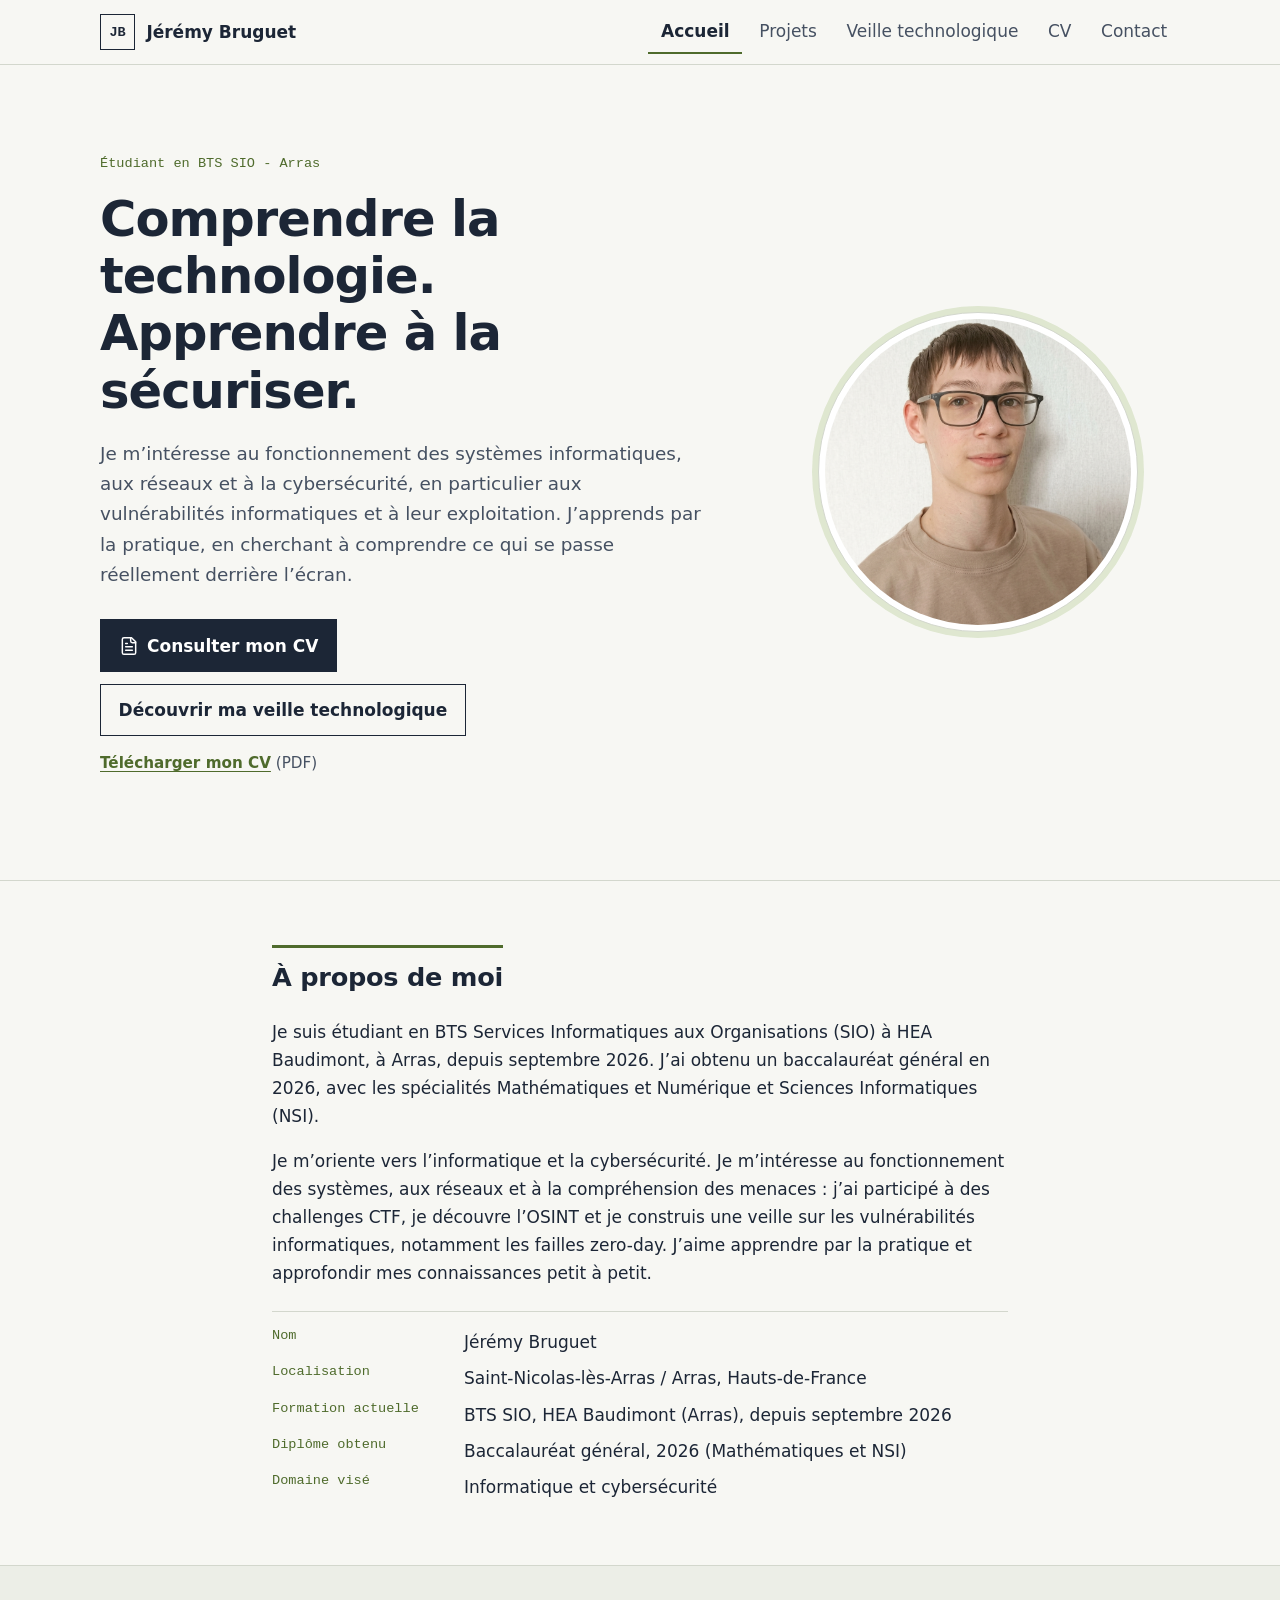
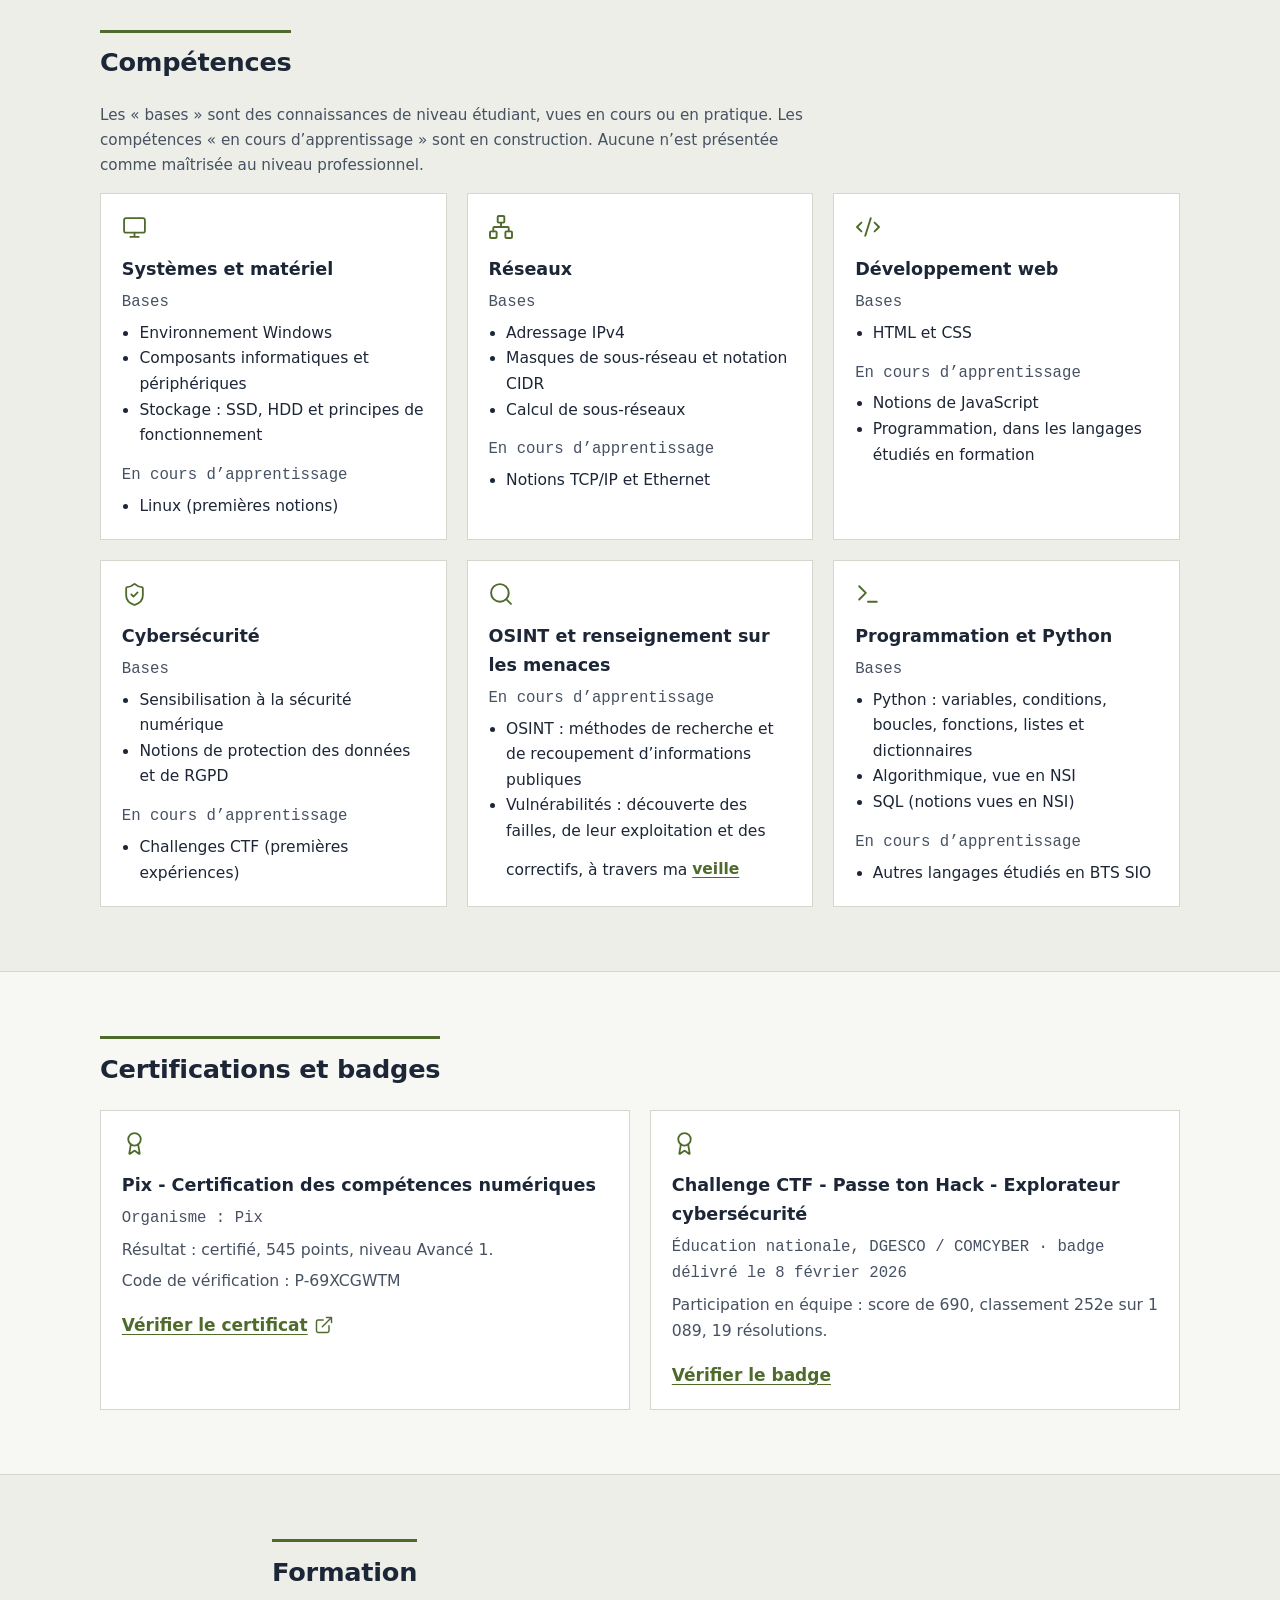
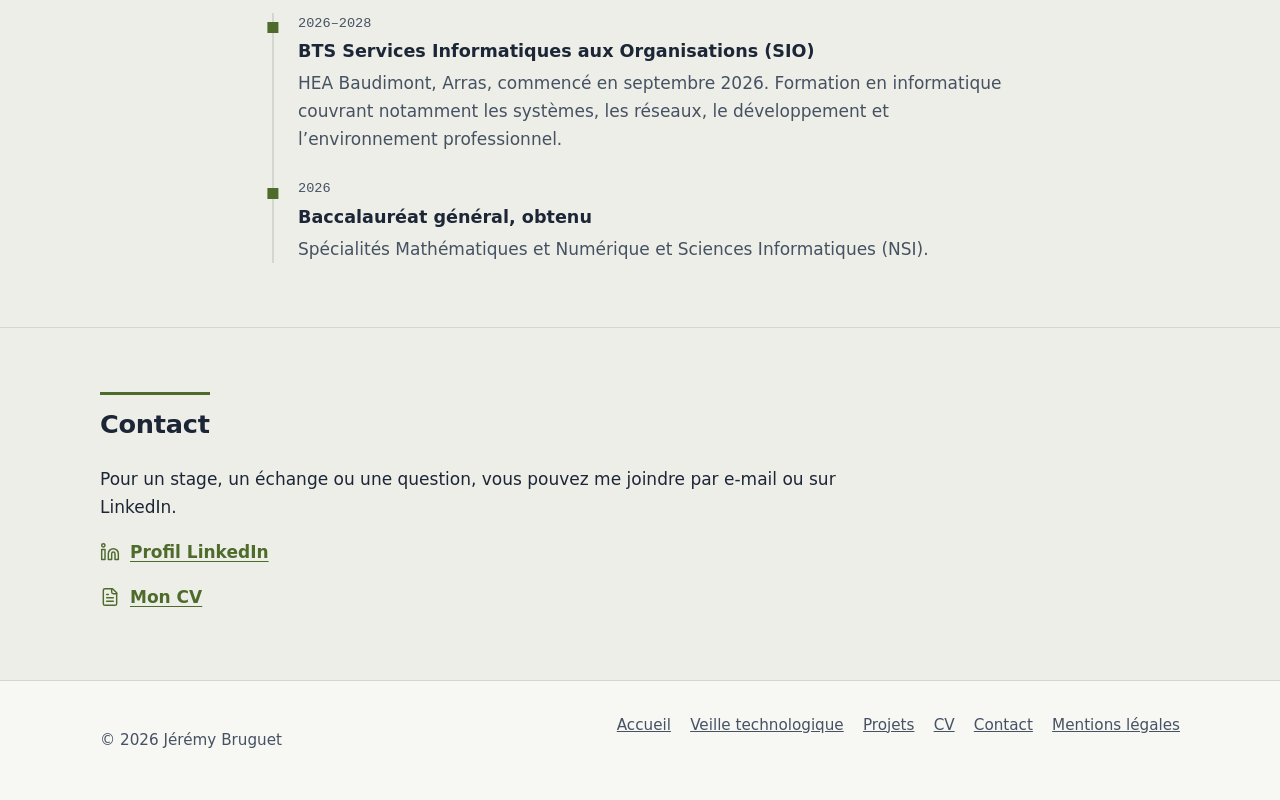
<file: index.html>
<!DOCTYPE html>
<html lang="fr">
<head>
<meta charset="utf-8">
<meta name="viewport" content="width=device-width, initial-scale=1">
<title>Jérémy Bruguet - Étudiant en BTS SIO, informatique et cybersécurité</title>
<meta name="description" content="Portfolio de Jérémy Bruguet, étudiant en BTS SIO à Arras : présentation, compétences, certifications, veille technologique sur les vulnérabilités informatiques et CV.">
<meta property="og:type" content="website">
<meta property="og:locale" content="fr_FR">
<meta property="og:title" content="Jérémy Bruguet - Étudiant en BTS SIO, informatique et cybersécurité">
<meta property="og:description" content="Portfolio de Jérémy Bruguet, étudiant en BTS SIO à Arras : présentation, compétences, certifications, veille technologique sur les vulnérabilités informatiques et CV.">
<link rel="icon" href="assets/favicon.svg" type="image/svg+xml">
<link rel="stylesheet" href="style.css">
<script src="script.js" defer></script>
</head>
<body>
<a class="skip" href="#contenu">Aller au contenu</a>
<header class="site-header"><div class="wrap bar">
<a class="brand" href="index.html"><span class="logo" aria-hidden="true">JB</span>Jérémy Bruguet</a>
<button class="toggle" type="button" aria-expanded="false" aria-controls="menu"><span class="i icon icon-menu" aria-hidden="true"></span> Menu</button>
<nav id="menu" aria-label="Navigation principale"><ul>
<li><a href="index.html" aria-current="page">Accueil</a></li>
<li><a href="projets.html">Projets</a></li>
<li><a href="veille.html">Veille technologique</a></li>
<li><a href="CV_jeremy_bruguet.pdf" target="_blank" rel="noopener">CV</a></li>
<li><a href="index.html#contact">Contact</a></li>
</ul></nav>
</div></header>
<main id="contenu">
<section class="hero"><div class="wrap hero-grid">
<div>
<p class="eyebrow">Étudiant en BTS SIO - Arras</p>
<h1>Comprendre la technologie. Apprendre à la sécuriser.</h1>
<p class="lead">Je m’intéresse au fonctionnement des systèmes informatiques, aux réseaux et à la cybersécurité, en particulier aux vulnérabilités informatiques et à leur exploitation. J’apprends par la pratique, en cherchant à comprendre ce qui se passe réellement derrière l’écran.</p>
<p class="actions">
<a class="btn primary" href="CV_jeremy_bruguet.pdf" target="_blank" rel="noopener"><span class="i icon icon-file" aria-hidden="true"></span> Consulter mon CV</a>
<a class="btn" href="veille.html">Découvrir ma veille technologique</a>
</p>
<p class="small"><a class="link" href="CV_jeremy_bruguet.pdf" download>Télécharger mon CV</a> (PDF)</p>
</div>
<figure class="photo"><img src="assets/photo-cv.jpg" alt="Portrait de Jérémy Bruguet" width="480" height="480"></figure>
</div></section>

<section class="sec" id="apropos"><div class="wrap prose">
<h2>À propos de moi</h2>
<p>Je suis étudiant en BTS Services Informatiques aux Organisations (SIO) à HEA Baudimont, à Arras, depuis septembre 2026. J’ai obtenu un baccalauréat général en 2026, avec les spécialités Mathématiques et Numérique et Sciences Informatiques (NSI).</p>
<p>Je m’oriente vers l’informatique et la cybersécurité. Je m’intéresse au fonctionnement des systèmes, aux réseaux et à la compréhension des menaces : j’ai participé à des challenges CTF, je découvre l’OSINT et je construis une veille sur les vulnérabilités informatiques, notamment les failles zero-day. J’aime apprendre par la pratique et approfondir mes connaissances petit à petit.</p>
<dl class="facts">
<dt>Nom</dt><dd>Jérémy Bruguet</dd>
<dt>Localisation</dt><dd>Saint-Nicolas-lès-Arras / Arras, Hauts-de-France</dd>
<dt>Formation actuelle</dt><dd>BTS SIO, HEA Baudimont (Arras), depuis septembre 2026</dd>
<dt>Diplôme obtenu</dt><dd>Baccalauréat général, 2026 (Mathématiques et NSI)</dd>
<dt>Domaine visé</dt><dd>Informatique et cybersécurité</dd>
</dl>
</div></section>

<section class="sec alt" id="competences"><div class="wrap">
<h2>Compétences</h2>
<p class="small prose">Les « bases » sont des connaissances de niveau étudiant, vues en cours ou en pratique. Les compétences « en cours d’apprentissage » sont en construction. Aucune n’est présentée comme maîtrisée au niveau professionnel.</p>
<div class="grid">
<article class="card"><span class="i icon icon-monitor" aria-hidden="true"></span><h3>Systèmes et matériel</h3>
<p class="meta">Bases</p><ul><li>Environnement Windows</li><li>Composants informatiques et périphériques</li><li>Stockage : SSD, HDD et principes de fonctionnement</li></ul>
<p class="meta">En cours d’apprentissage</p><ul><li>Linux (premières notions)</li></ul></article>
<article class="card"><span class="i icon icon-network" aria-hidden="true"></span><h3>Réseaux</h3>
<p class="meta">Bases</p><ul><li>Adressage IPv4</li><li>Masques de sous-réseau et notation CIDR</li><li>Calcul de sous-réseaux</li></ul>
<p class="meta">En cours d’apprentissage</p><ul><li>Notions TCP/IP et Ethernet</li></ul></article>
<article class="card"><span class="i icon icon-code" aria-hidden="true"></span><h3>Développement web</h3>
<p class="meta">Bases</p><ul><li>HTML et CSS</li></ul>
<p class="meta">En cours d’apprentissage</p><ul><li>Notions de JavaScript</li><li>Programmation, dans les langages étudiés en formation</li></ul></article>
<article class="card"><span class="i icon icon-shield" aria-hidden="true"></span><h3>Cybersécurité</h3>
<p class="meta">Bases</p><ul><li>Sensibilisation à la sécurité numérique</li><li>Notions de protection des données et de RGPD</li></ul>
<p class="meta">En cours d’apprentissage</p><ul><li>Challenges CTF (premières expériences)</li></ul></article>
<article class="card"><span class="i icon icon-search" aria-hidden="true"></span><h3>OSINT et renseignement sur les menaces</h3>
<p class="meta">En cours d’apprentissage</p><ul><li>OSINT : méthodes de recherche et de recoupement d’informations publiques</li><li>Vulnérabilités : découverte des failles, de leur exploitation et des correctifs, à travers ma <a class="link" href="veille.html">veille</a></li></ul></article>
<article class="card"><span class="i icon icon-terminal" aria-hidden="true"></span><h3>Programmation et Python</h3>
<p class="meta">Bases</p><ul><li>Python : variables, conditions, boucles, fonctions, listes et dictionnaires</li><li>Algorithmique, vue en NSI</li><li>SQL (notions vues en NSI)</li></ul>
<p class="meta">En cours d’apprentissage</p><ul><li>Autres langages étudiés en BTS SIO</li></ul></article>
</div></div></section>

<section class="sec" id="certifications"><div class="wrap">
<h2>Certifications et badges</h2>
<div class="grid">
<article class="card"><span class="i icon icon-award" aria-hidden="true"></span>
<h3>Pix - Certification des compétences numériques</h3>
<p class="meta">Organisme : Pix</p>
<p>Résultat : certifié, 545 points, niveau Avancé 1.</p>
<p class="small">Code de vérification : P-69XCGWTM</p>
<a class="link" href="https://app.pix.fr/verification-certificat" target="_blank" rel="noopener noreferrer">Vérifier le certificat <span class="i icon icon-ext" aria-hidden="true"></span></a></article>
<article class="card"><span class="i icon icon-award" aria-hidden="true"></span>
<h3>Challenge CTF - Passe ton Hack - Explorateur cybersécurité</h3>
<p class="meta">Éducation nationale, DGESCO / COMCYBER · badge délivré le 8 février 2026</p>
<p>Participation en équipe : score de 690, classement 252e sur 1 089, 19 résolutions.</p>
<a class="link" href="https://openbadgepassport.com/app/badge/info/1085976">Vérifier le badge</a></article>
</div></div></section>

<section class="sec alt" id="formation"><div class="wrap prose">
<h2>Formation</h2>
<ol class="timeline">
<li><p class="meta">2026–2028</p><h3>BTS Services Informatiques aux Organisations (SIO)</h3><p>HEA Baudimont, Arras, commencé en septembre 2026. Formation en informatique couvrant notamment les systèmes, les réseaux, le développement et l’environnement professionnel.</p></li>
<li><p class="meta">2026</p><h3>Baccalauréat général, obtenu</h3><p>Spécialités Mathématiques et Numérique et Sciences Informatiques (NSI).</p></li>
</ol>
</div></section>


<section class="sec alt" id="contact"><div class="wrap">
<h2>Contact</h2>
<p class="prose">Pour un stage, un échange ou une question, vous pouvez me joindre par e-mail ou sur LinkedIn.</p>
<ul class="contact">
<li><a class="link" href="https://www.linkedin.com/in/jeremy-bruguet/" target="_blank" rel="noopener noreferrer"><span class="i icon icon-linkedin" aria-hidden="true"></span> Profil LinkedIn</a></li>
<li><a class="link" href="CV_jeremy_bruguet.pdf" target="_blank" rel="noopener"><span class="i icon icon-file" aria-hidden="true"></span> Mon CV</a></li>
</ul>
</div></section>
</main>
<footer class="site-footer"><div class="wrap foot">
<p>© <span data-year>2026</span> Jérémy Bruguet</p>
<ul>
<li><a href="index.html">Accueil</a></li>
<li><a href="veille.html">Veille technologique</a></li>
<li><a href="projets.html">Projets</a></li>
<li><a href="CV_jeremy_bruguet.pdf" target="_blank" rel="noopener">CV</a></li>
<li><a href="index.html#contact">Contact</a></li>
<li><a href="mentions-legales.html">Mentions légales</a></li>
</ul>
</div></footer>
</body>
</html>
</file>
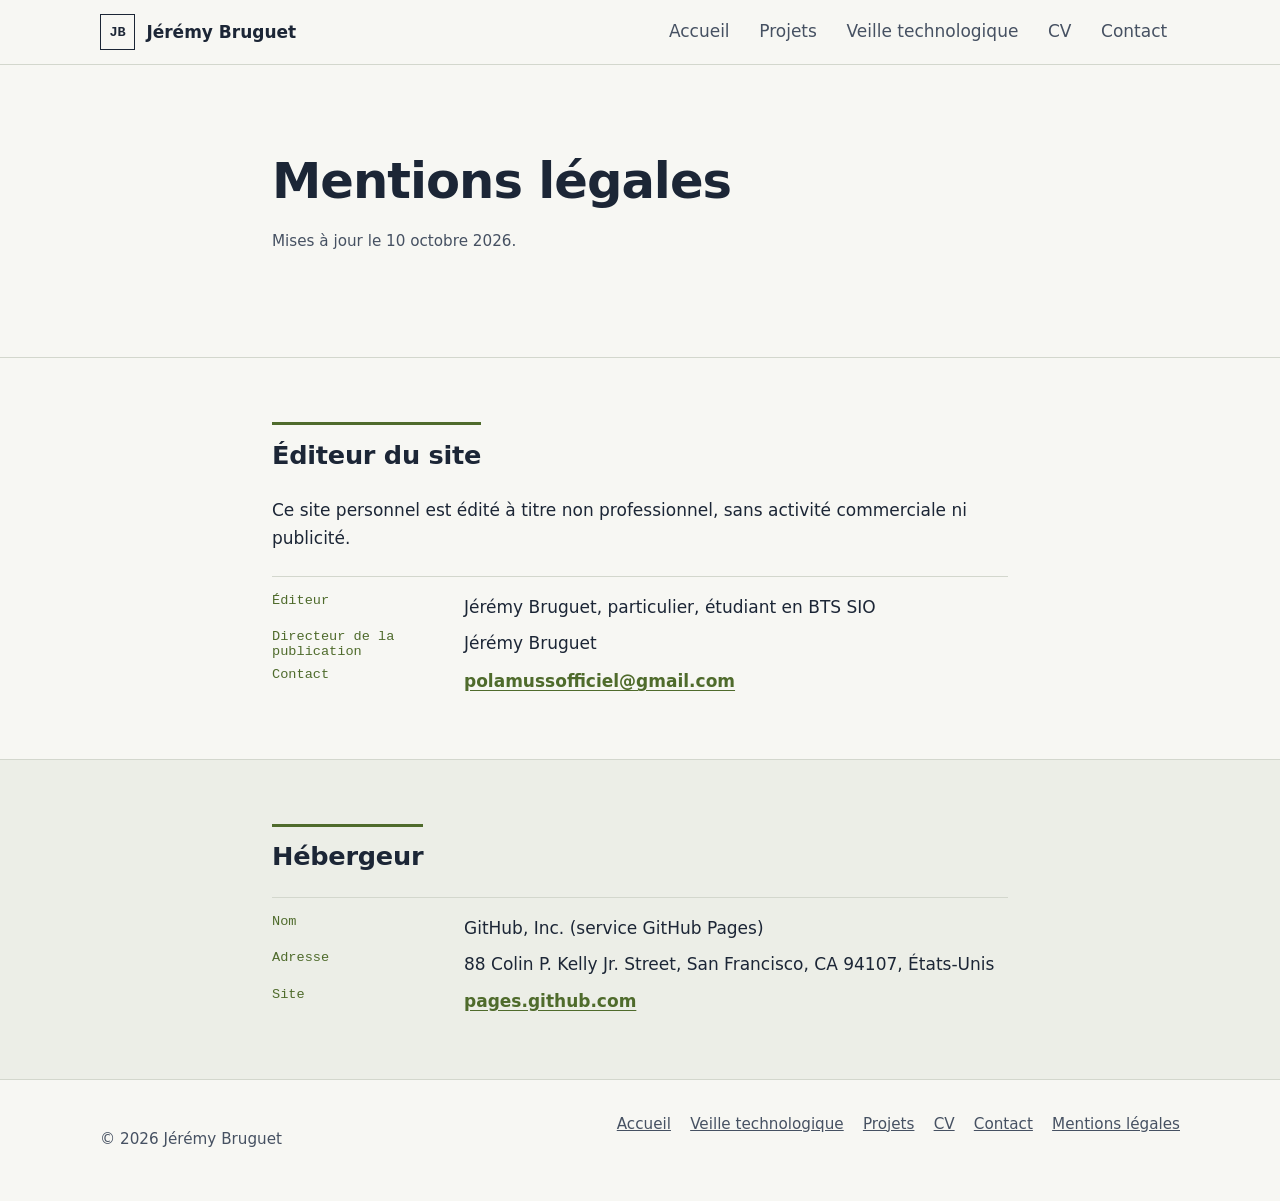
<file: mentions-legales.html>
<!DOCTYPE html>
<html lang="fr">
<head>
<meta charset="utf-8">
<meta name="viewport" content="width=device-width, initial-scale=1">
<title>Mentions légales - Jérémy Bruguet</title>
<meta name="description" content="Mentions légales du portfolio de Jérémy Bruguet : éditeur, directeur de la publication et hébergeur.">
<meta property="og:type" content="website">
<meta property="og:locale" content="fr_FR">
<meta property="og:title" content="Mentions légales - Jérémy Bruguet">
<meta property="og:description" content="Mentions légales du portfolio de Jérémy Bruguet : éditeur, directeur de la publication et hébergeur.">
<link rel="icon" href="assets/favicon.svg" type="image/svg+xml">
<link rel="stylesheet" href="style.css">
<script src="script.js" defer></script>
</head>
<body>
<a class="skip" href="#contenu">Aller au contenu</a>
<header class="site-header"><div class="wrap bar">
<a class="brand" href="index.html"><span class="logo" aria-hidden="true">JB</span>Jérémy Bruguet</a>
<button class="toggle" type="button" aria-expanded="false" aria-controls="menu"><span class="i icon icon-menu" aria-hidden="true"></span> Menu</button>
<nav id="menu" aria-label="Navigation principale"><ul>
<li><a href="index.html">Accueil</a></li>
<li><a href="projets.html">Projets</a></li>
<li><a href="veille.html">Veille technologique</a></li>
<li><a href="CV_jeremy_bruguet.pdf" target="_blank" rel="noopener">CV</a></li>
<li><a href="index.html#contact">Contact</a></li>
</ul></nav>
</div></header>
<main id="contenu">
<section class="hero"><div class="wrap prose">
<h1>Mentions légales</h1>
<p class="small">Mises à jour le 10 octobre 2026.</p>
</div></section>

<section class="sec" id="editeur"><div class="wrap prose">
<h2>Éditeur du site</h2>
<p>Ce site personnel est édité à titre non professionnel, sans activité commerciale ni publicité.</p>
<dl class="facts">
<dt>Éditeur</dt><dd>Jérémy Bruguet, particulier, étudiant en BTS SIO</dd>
<dt>Directeur de la publication</dt><dd>Jérémy Bruguet</dd>
<dt>Contact</dt><dd><a class="link" href="mailto:polamussofficiel@gmail.com">polamussofficiel@gmail.com</a></dd>
</dl>
</div></section>

<section class="sec alt" id="hebergeur"><div class="wrap prose">
<h2>Hébergeur</h2>
<dl class="facts">
<dt>Nom</dt><dd>GitHub, Inc. (service GitHub Pages)</dd>
<dt>Adresse</dt><dd>88 Colin P. Kelly Jr. Street, San Francisco, CA 94107, États-Unis</dd>
<dt>Site</dt><dd><a class="link" href="https://pages.github.com/" target="_blank" rel="noopener noreferrer">pages.github.com</a></dd>
</dl>
</div></section>
</main>
<footer class="site-footer"><div class="wrap foot">
<p>© <span data-year>2026</span> Jérémy Bruguet</p>
<ul>
<li><a href="index.html">Accueil</a></li>
<li><a href="veille.html">Veille technologique</a></li>
<li><a href="projets.html">Projets</a></li>
<li><a href="CV_jeremy_bruguet.pdf" target="_blank" rel="noopener">CV</a></li>
<li><a href="index.html#contact">Contact</a></li>
<li><a href="mentions-legales.html">Mentions légales</a></li>
</ul>
</div></footer>
</body>
</html>
</file>
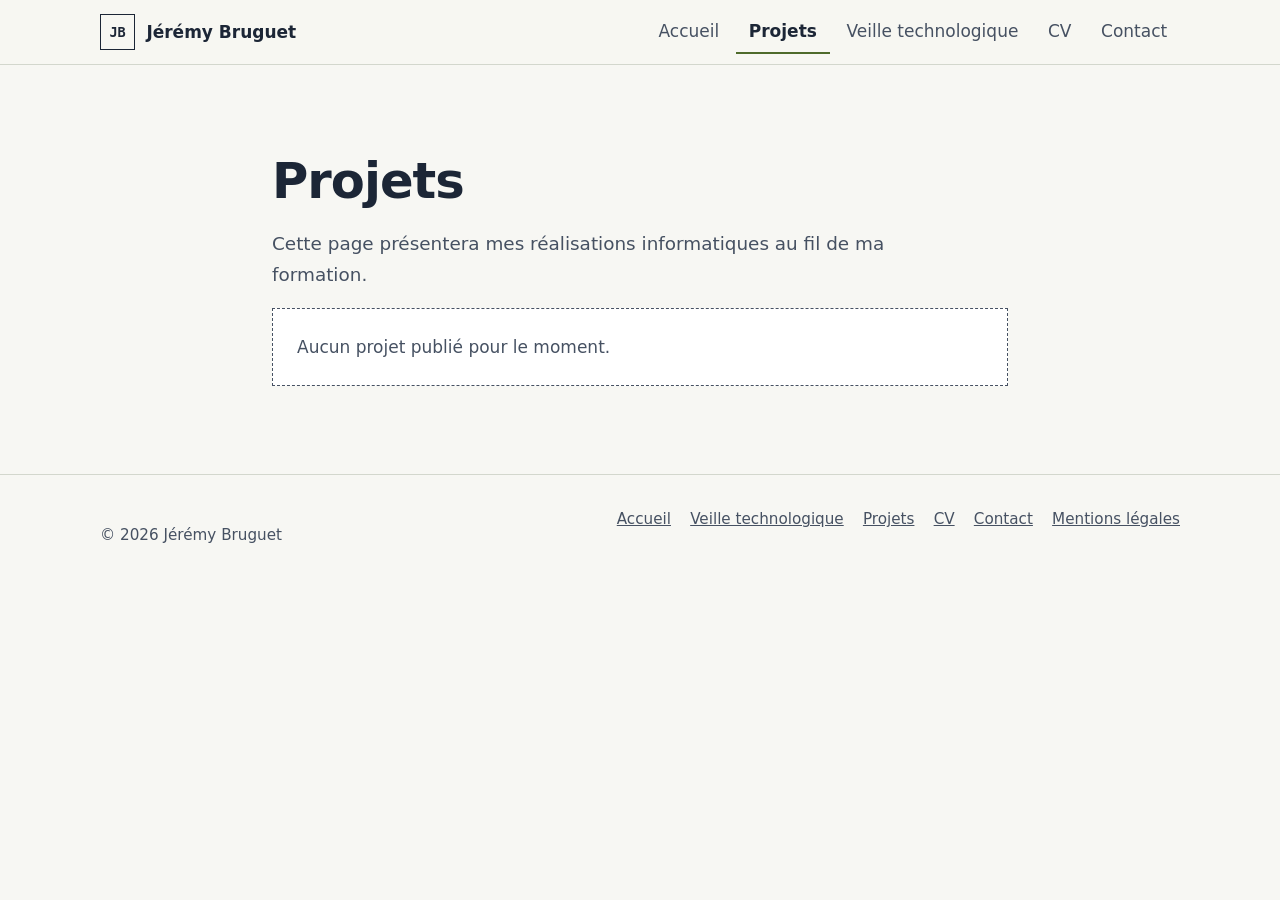
<file: projets.html>
<!DOCTYPE html>
<html lang="fr">
<head>
<meta charset="utf-8">
<meta name="viewport" content="width=device-width, initial-scale=1">
<title>Projets - Jérémy Bruguet</title>
<meta name="description" content="Projets informatiques de Jérémy Bruguet, étudiant en BTS SIO à Arras.">
<meta property="og:type" content="website">
<meta property="og:locale" content="fr_FR">
<meta property="og:title" content="Projets - Jérémy Bruguet">
<meta property="og:description" content="Projets informatiques de Jérémy Bruguet, étudiant en BTS SIO à Arras.">
<link rel="icon" href="assets/favicon.svg" type="image/svg+xml">
<link rel="stylesheet" href="style.css">
<script src="script.js" defer></script>
</head>
<body>
<a class="skip" href="#contenu">Aller au contenu</a>
<header class="site-header"><div class="wrap bar">
<a class="brand" href="index.html"><span class="logo" aria-hidden="true">JB</span>Jérémy Bruguet</a>
<button class="toggle" type="button" aria-expanded="false" aria-controls="menu"><span class="i icon icon-menu" aria-hidden="true"></span> Menu</button>
<nav id="menu" aria-label="Navigation principale"><ul>
<li><a href="index.html">Accueil</a></li>
<li><a href="projets.html" aria-current="page">Projets</a></li>
<li><a href="veille.html">Veille technologique</a></li>
<li><a href="CV_jeremy_bruguet.pdf" target="_blank" rel="noopener">CV</a></li>
<li><a href="index.html#contact">Contact</a></li>
</ul></nav>
</div></header>
<main id="contenu">
<section class="hero"><div class="wrap prose">
<h1>Projets</h1>
<p class="lead">Cette page présentera mes réalisations informatiques au fil de ma formation.</p>
<p class="empty">Aucun projet publié pour le moment.</p>
</div></section>
</main>
<footer class="site-footer"><div class="wrap foot">
<p>© <span data-year>2026</span> Jérémy Bruguet</p>
<ul>
<li><a href="index.html">Accueil</a></li>
<li><a href="veille.html">Veille technologique</a></li>
<li><a href="projets.html">Projets</a></li>
<li><a href="CV_jeremy_bruguet.pdf" target="_blank" rel="noopener">CV</a></li>
<li><a href="index.html#contact">Contact</a></li>
<li><a href="mentions-legales.html">Mentions légales</a></li>
</ul>
</div></footer>
</body>
</html>
</file>
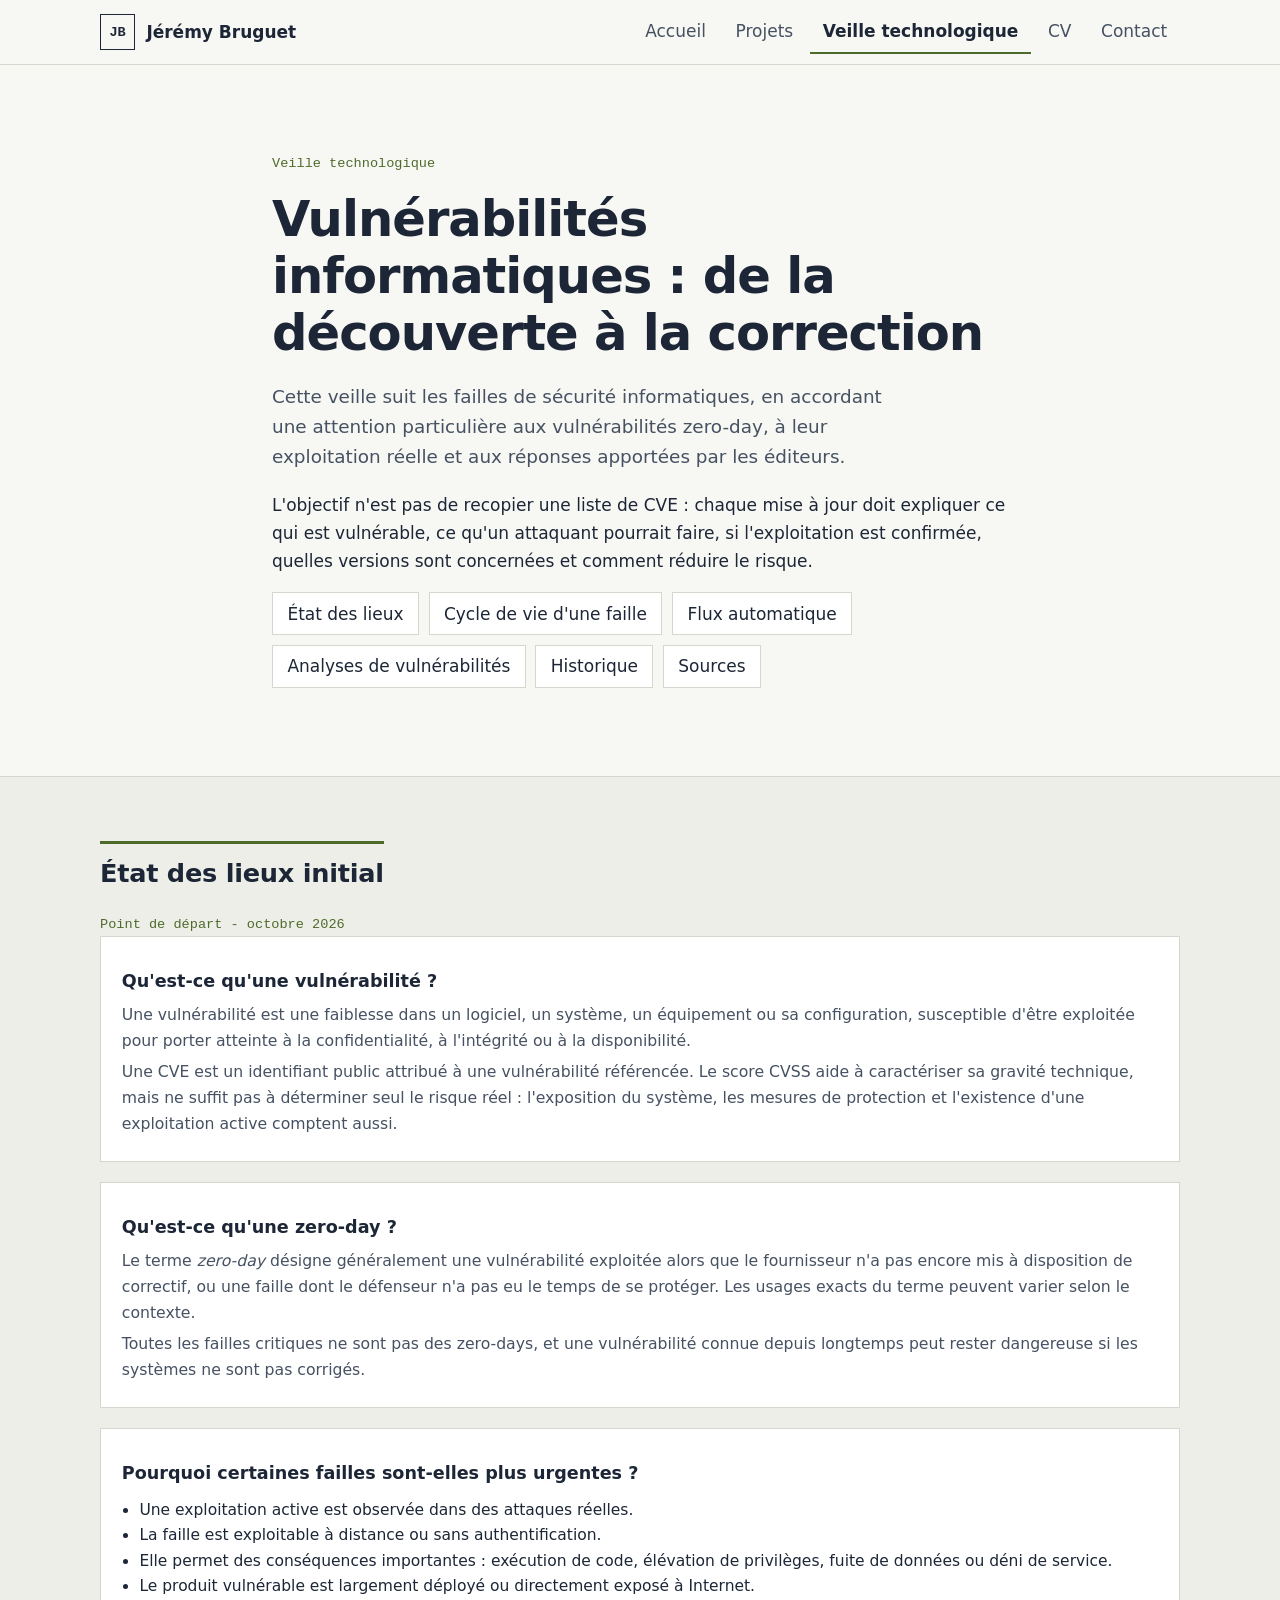
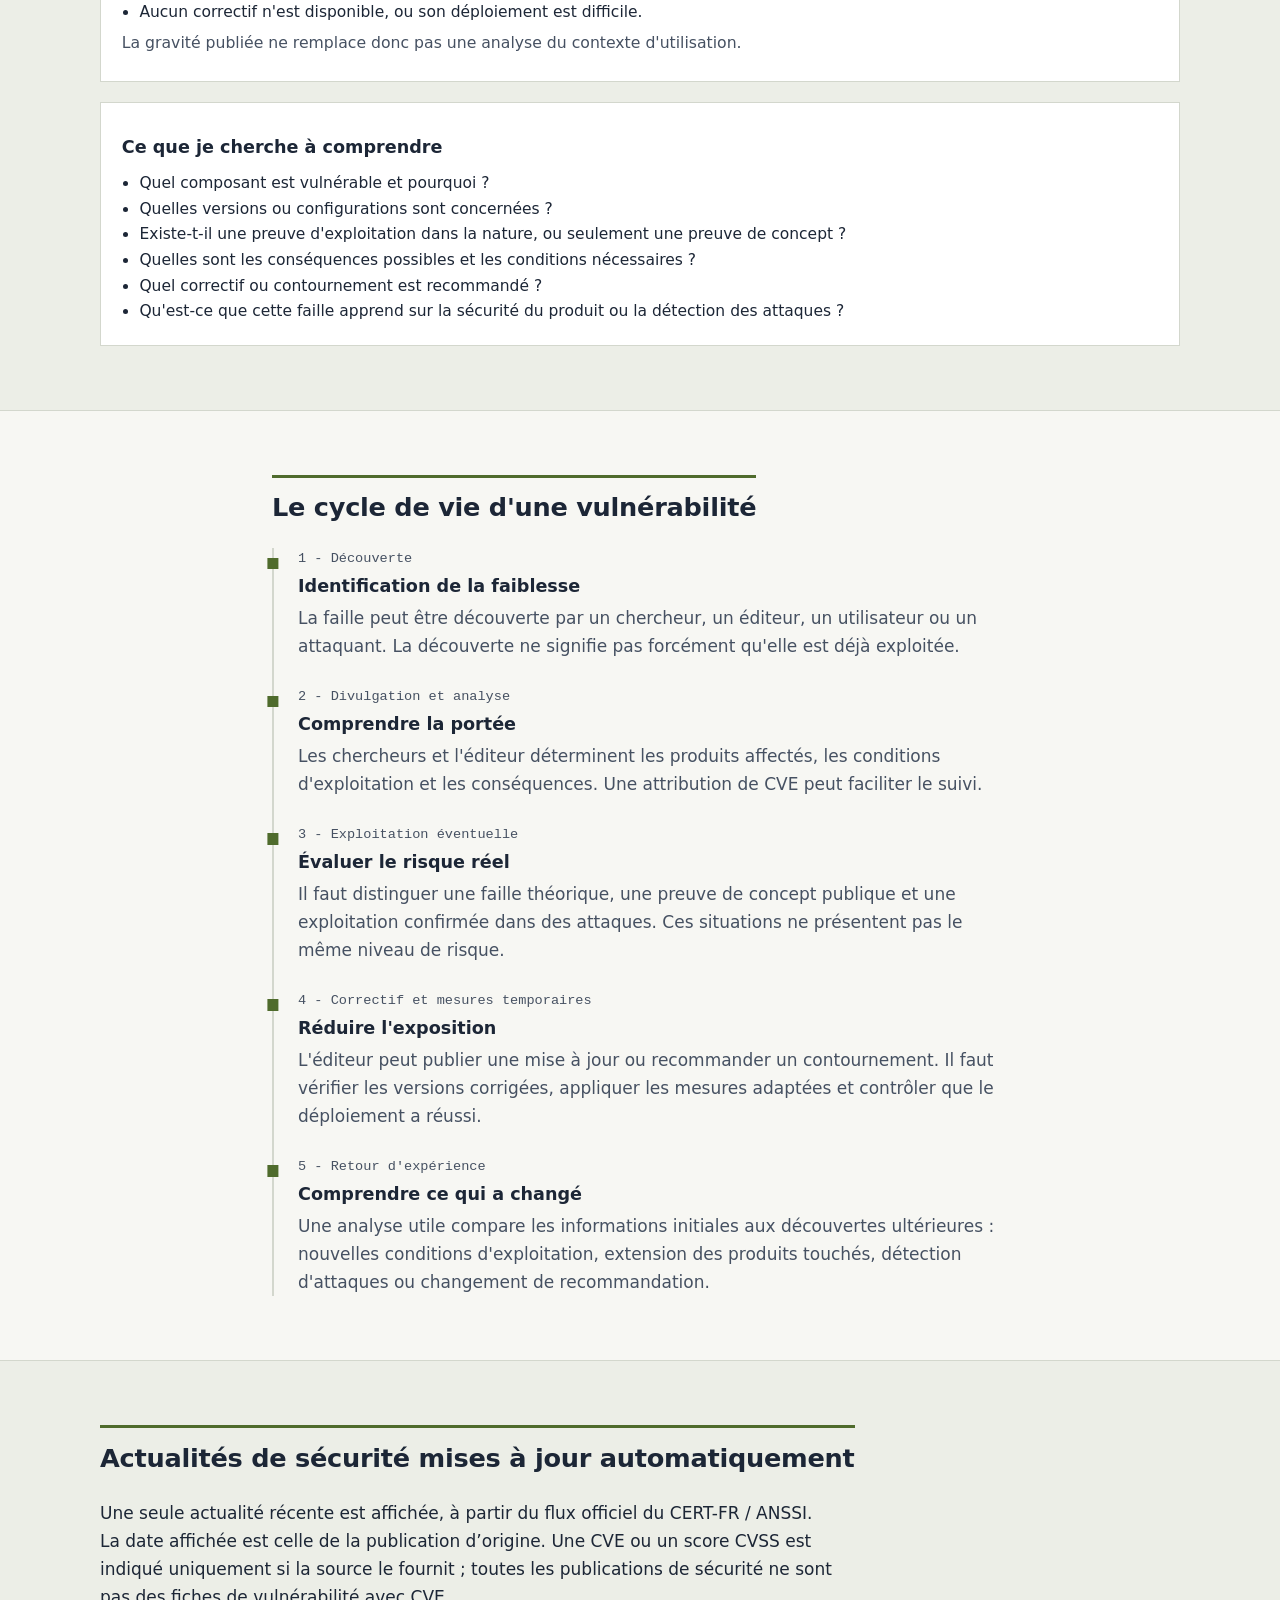
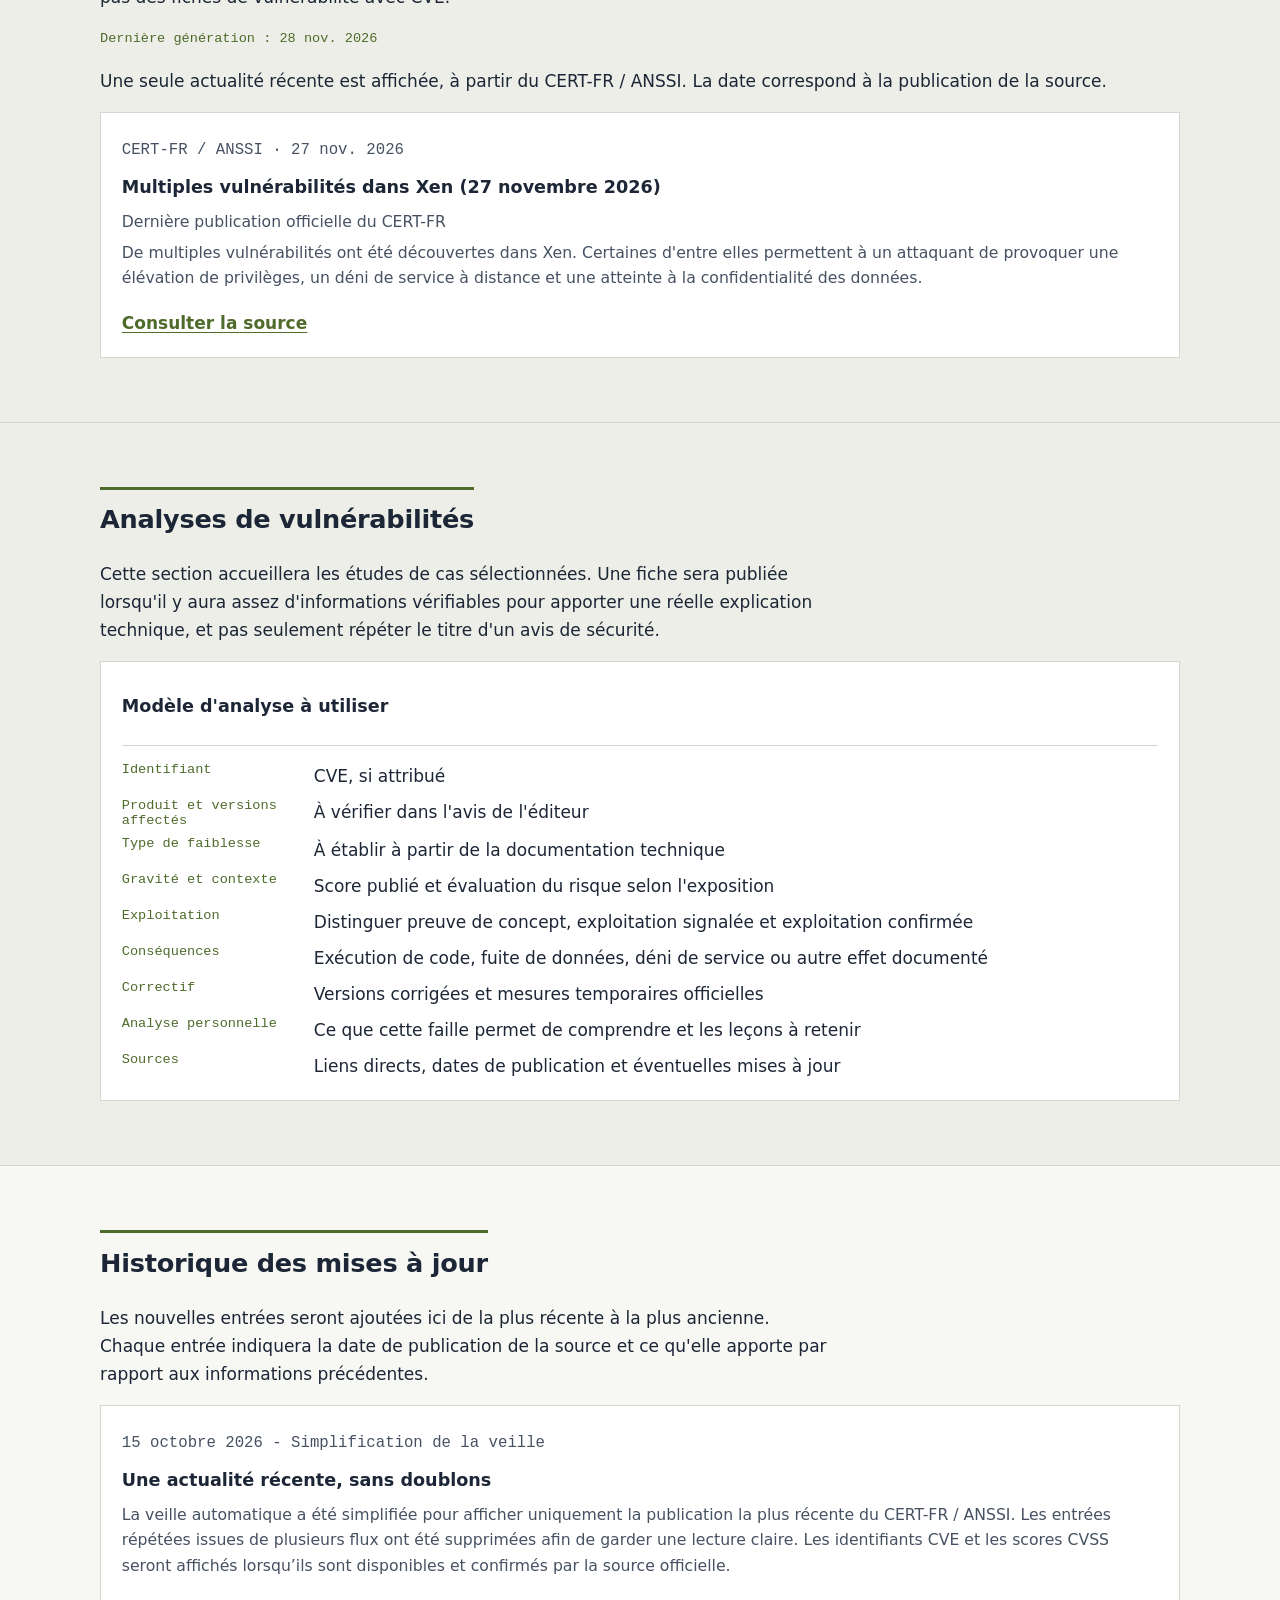
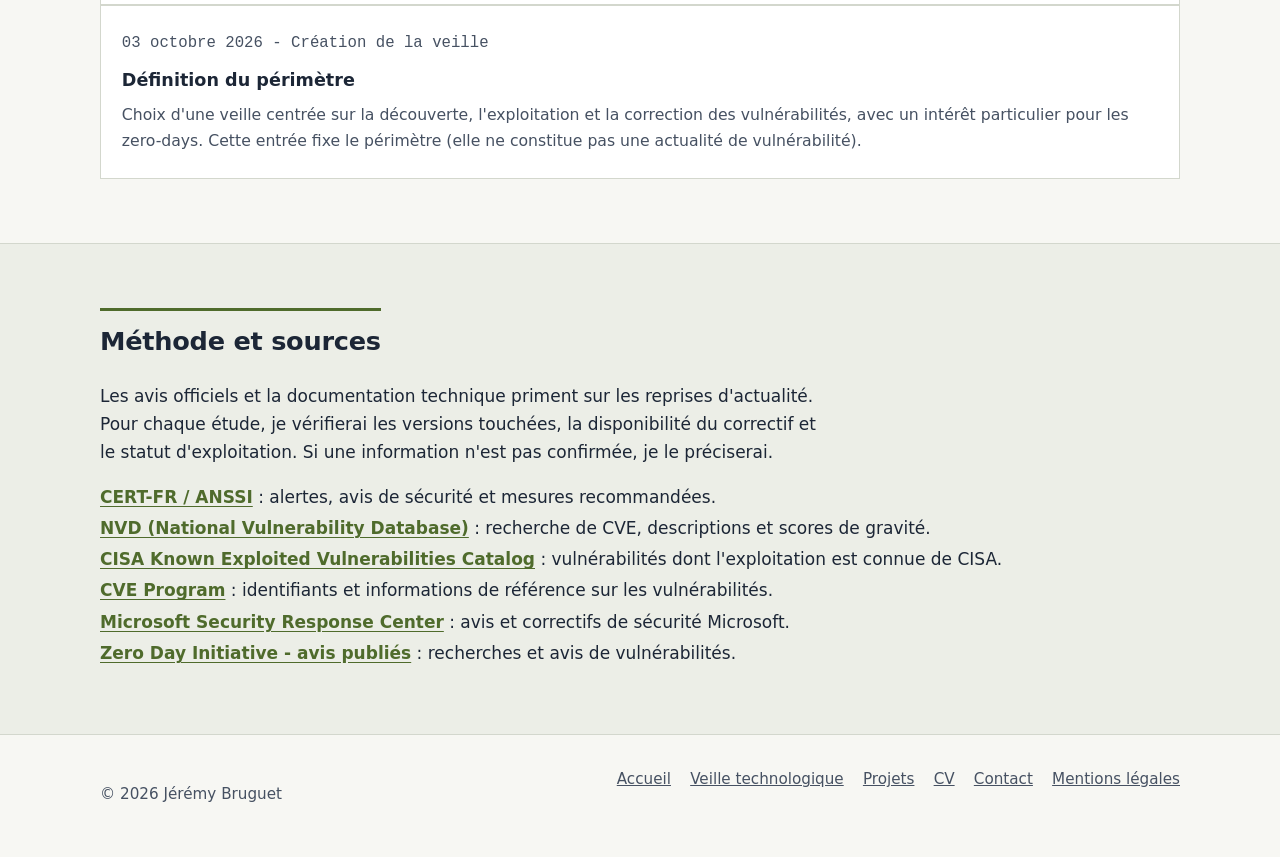
<file: veille.html>
<!DOCTYPE html>
<html lang="fr">
<head>
<meta charset="utf-8">
<meta name="viewport" content="width=device-width, initial-scale=1">
<title>Veille technologique - Vulnérabilités informatiques | Jérémy Bruguet</title>
<meta name="description" content="Veille technologique de Jérémy Bruguet sur les vulnérabilités informatiques : failles zero-day, exploitation, correctifs et mesures de protection.">
<meta property="og:type" content="website">
<meta property="og:locale" content="fr_FR">
<meta property="og:title" content="Veille technologique - Vulnérabilités informatiques">
<meta property="og:description" content="Comprendre les vulnérabilités, leur exploitation et les moyens de s'en protéger.">
<link rel="icon" href="assets/favicon.svg" type="image/svg+xml">
<link rel="stylesheet" href="style.css">
<script src="script.js" defer></script>
<script src="veille-auto.js" defer></script>
</head>
<body>
<a class="skip" href="#contenu">Aller au contenu</a>
<header class="site-header"><div class="wrap bar">
<a class="brand" href="index.html"><span class="logo" aria-hidden="true">JB</span>Jérémy Bruguet</a>
<button class="toggle" type="button" aria-expanded="false" aria-controls="menu"><span class="i icon icon-menu" aria-hidden="true"></span> Menu</button>
<nav id="menu" aria-label="Navigation principale"><ul>
<li><a href="index.html">Accueil</a></li>
<li><a href="projets.html">Projets</a></li>
<li><a href="veille.html" aria-current="page">Veille technologique</a></li>
<li><a href="CV_jeremy_bruguet.pdf" target="_blank" rel="noopener">CV</a></li>
<li><a href="index.html#contact">Contact</a></li>
</ul></nav>
</div></header>
<main id="contenu">
<section class="hero"><div class="wrap prose">
<p class="eyebrow">Veille technologique</p>
<h1>Vulnérabilités informatiques : de la découverte à la correction</h1>
<p class="lead">Cette veille suit les failles de sécurité informatiques, en accordant une attention particulière aux vulnérabilités zero-day, à leur exploitation réelle et aux réponses apportées par les éditeurs.</p>
<p>L'objectif n'est pas de recopier une liste de CVE : chaque mise à jour doit expliquer ce qui est vulnérable, ce qu'un attaquant pourrait faire, si l'exploitation est confirmée, quelles versions sont concernées et comment réduire le risque.</p>
<ul class="tags"><li><a href="#etat-des-lieux">État des lieux</a></li><li><a href="#cycle">Cycle de vie d'une faille</a></li><li><a href="#flux-auto">Flux automatique</a></li><li><a href="#analyses">Analyses de vulnérabilités</a></li><li><a href="#historique">Historique</a></li><li><a href="#sources">Sources</a></li></ul>
</div></section>
<section class="sec alt" id="etat-des-lieux"><div class="wrap">
<h2>État des lieux initial</h2>
<p class="meta">Point de départ - octobre 2026</p>
<div class="stack">
<article class="card"><h3>Qu'est-ce qu'une vulnérabilité ?</h3><p>Une vulnérabilité est une faiblesse dans un logiciel, un système, un équipement ou sa configuration, susceptible d'être exploitée pour porter atteinte à la confidentialité, à l'intégrité ou à la disponibilité.</p><p>Une CVE est un identifiant public attribué à une vulnérabilité référencée. Le score CVSS aide à caractériser sa gravité technique, mais ne suffit pas à déterminer seul le risque réel : l'exposition du système, les mesures de protection et l'existence d'une exploitation active comptent aussi.</p></article>
<article class="card"><h3>Qu'est-ce qu'une zero-day ?</h3><p>Le terme <em>zero-day</em> désigne généralement une vulnérabilité exploitée alors que le fournisseur n'a pas encore mis à disposition de correctif, ou une faille dont le défenseur n'a pas eu le temps de se protéger. Les usages exacts du terme peuvent varier selon le contexte.</p><p>Toutes les failles critiques ne sont pas des zero-days, et une vulnérabilité connue depuis longtemps peut rester dangereuse si les systèmes ne sont pas corrigés.</p></article>
<article class="card"><h3>Pourquoi certaines failles sont-elles plus urgentes ?</h3><ul><li>Une exploitation active est observée dans des attaques réelles.</li><li>La faille est exploitable à distance ou sans authentification.</li><li>Elle permet des conséquences importantes : exécution de code, élévation de privilèges, fuite de données ou déni de service.</li><li>Le produit vulnérable est largement déployé ou directement exposé à Internet.</li><li>Aucun correctif n'est disponible, ou son déploiement est difficile.</li></ul><p>La gravité publiée ne remplace donc pas une analyse du contexte d'utilisation.</p></article>
<article class="card"><h3>Ce que je cherche à comprendre</h3><ul><li>Quel composant est vulnérable et pourquoi ?</li><li>Quelles versions ou configurations sont concernées ?</li><li>Existe-t-il une preuve d'exploitation dans la nature, ou seulement une preuve de concept ?</li><li>Quelles sont les conséquences possibles et les conditions nécessaires ?</li><li>Quel correctif ou contournement est recommandé ?</li><li>Qu'est-ce que cette faille apprend sur la sécurité du produit ou la détection des attaques ?</li></ul></article>
</div></div></section>
<section class="sec" id="cycle"><div class="wrap prose">
<h2>Le cycle de vie d'une vulnérabilité</h2>
<ol class="timeline">
<li><p class="meta">1 - Découverte</p><h3>Identification de la faiblesse</h3><p>La faille peut être découverte par un chercheur, un éditeur, un utilisateur ou un attaquant. La découverte ne signifie pas forcément qu'elle est déjà exploitée.</p></li>
<li><p class="meta">2 - Divulgation et analyse</p><h3>Comprendre la portée</h3><p>Les chercheurs et l'éditeur déterminent les produits affectés, les conditions d'exploitation et les conséquences. Une attribution de CVE peut faciliter le suivi.</p></li>
<li><p class="meta">3 - Exploitation éventuelle</p><h3>Évaluer le risque réel</h3><p>Il faut distinguer une faille théorique, une preuve de concept publique et une exploitation confirmée dans des attaques. Ces situations ne présentent pas le même niveau de risque.</p></li>
<li><p class="meta">4 - Correctif et mesures temporaires</p><h3>Réduire l'exposition</h3><p>L'éditeur peut publier une mise à jour ou recommander un contournement. Il faut vérifier les versions corrigées, appliquer les mesures adaptées et contrôler que le déploiement a réussi.</p></li>
<li><p class="meta">5 - Retour d'expérience</p><h3>Comprendre ce qui a changé</h3><p>Une analyse utile compare les informations initiales aux découvertes ultérieures : nouvelles conditions d'exploitation, extension des produits touchés, détection d'attaques ou changement de recommandation.</p></li>
</ol>
</div></section>
<section class="sec alt" id="flux-auto"><div class="wrap">
<h2>Actualités de sécurité mises à jour automatiquement</h2>
<p class="prose">Une seule actualité récente est affichée, à partir du flux officiel du CERT-FR / ANSSI. La date affichée est celle de la publication d’origine. Une CVE ou un score CVSS est indiqué uniquement si la source le fournit ; toutes les publications de sécurité ne sont pas des fiches de vulnérabilité avec CVE.</p>
<p class="meta" id="veille-auto-date">Chargement de la date de mise à jour…</p>
<p id="veille-auto-status" role="status" aria-live="polite">Chargement des dernières publications…</p>
<div class="stack" id="veille-auto-list"><p class="empty">Les publications apparaîtront ici lorsque le flux sera chargé.</p></div>
<noscript><p class="empty">JavaScript est nécessaire pour afficher les publications automatiques.</p></noscript>
</div></section>
<section class="sec alt" id="analyses"><div class="wrap">
<h2>Analyses de vulnérabilités</h2>
<p class="prose">Cette section accueillera les études de cas sélectionnées. Une fiche sera publiée lorsqu'il y aura assez d'informations vérifiables pour apporter une réelle explication technique, et pas seulement répéter le titre d'un avis de sécurité.</p>
<article class="card"><h3>Modèle d'analyse à utiliser</h3><dl class="facts"><dt>Identifiant</dt><dd>CVE, si attribué</dd><dt>Produit et versions affectés</dt><dd>À vérifier dans l'avis de l'éditeur</dd><dt>Type de faiblesse</dt><dd>À établir à partir de la documentation technique</dd><dt>Gravité et contexte</dt><dd>Score publié et évaluation du risque selon l'exposition</dd><dt>Exploitation</dt><dd>Distinguer preuve de concept, exploitation signalée et exploitation confirmée</dd><dt>Conséquences</dt><dd>Exécution de code, fuite de données, déni de service ou autre effet documenté</dd><dt>Correctif</dt><dd>Versions corrigées et mesures temporaires officielles</dd><dt>Analyse personnelle</dt><dd>Ce que cette faille permet de comprendre et les leçons à retenir</dd><dt>Sources</dt><dd>Liens directs, dates de publication et éventuelles mises à jour</dd></dl></article>

</div></section>
<section class="sec" id="historique"><div class="wrap">
<h2>Historique des mises à jour</h2>
<p class="prose">Les nouvelles entrées seront ajoutées ici de la plus récente à la plus ancienne. Chaque entrée indiquera la date de publication de la source et ce qu'elle apporte par rapport aux informations précédentes.</p>
<article class="card"><p class="meta">15 octobre 2026 - Simplification de la veille</p><h3>Une actualité récente, sans doublons</h3><p>La veille automatique a été simplifiée pour afficher uniquement la publication la plus récente du CERT-FR / ANSSI. Les entrées répétées issues de plusieurs flux ont été supprimées afin de garder une lecture claire. Les identifiants CVE et les scores CVSS seront affichés lorsqu’ils sont disponibles et confirmés par la source officielle.</p></article>
<article class="card"><p class="meta">03 octobre 2026 - Création de la veille</p><h3>Définition du périmètre</h3><p>Choix d'une veille centrée sur la découverte, l'exploitation et la correction des vulnérabilités, avec un intérêt particulier pour les zero-days. Cette entrée fixe le périmètre (elle ne constitue pas une actualité de vulnérabilité).</p></article>
</div></section>
<section class="sec alt" id="sources"><div class="wrap">
<h2>Méthode et sources</h2>
<p class="prose">Les avis officiels et la documentation technique priment sur les reprises d'actualité. Pour chaque étude, je vérifierai les versions touchées, la disponibilité du correctif et le statut d'exploitation. Si une information n'est pas confirmée, je le préciserai.</p>
<ul class="srclist">
<li><a class="link" href="https://www.cert.ssi.gouv.fr/" target="_blank" rel="noopener noreferrer">CERT-FR / ANSSI</a> : alertes, avis de sécurité et mesures recommandées.</li>
<li><a class="link" href="https://nvd.nist.gov/vuln/search" target="_blank" rel="noopener noreferrer">NVD (National Vulnerability Database)</a> : recherche de CVE, descriptions et scores de gravité.</li>
<li><a class="link" href="https://www.cisa.gov/known-exploited-vulnerabilities-catalog" target="_blank" rel="noopener noreferrer">CISA Known Exploited Vulnerabilities Catalog</a> : vulnérabilités dont l'exploitation est connue de CISA.</li>
<li><a class="link" href="https://www.cve.org/" target="_blank" rel="noopener noreferrer">CVE Program</a> : identifiants et informations de référence sur les vulnérabilités.</li>
<li><a class="link" href="https://msrc.microsoft.com/update-guide" target="_blank" rel="noopener noreferrer">Microsoft Security Response Center</a> : avis et correctifs de sécurité Microsoft.</li>
<li><a class="link" href="https://www.zerodayinitiative.com/advisories/published/" target="_blank" rel="noopener noreferrer">Zero Day Initiative - avis publiés</a> : recherches et avis de vulnérabilités.</li>
</ul>
</div></section>
</main>
<footer class="site-footer"><div class="wrap foot"><p>© <span data-year>2026</span> Jérémy Bruguet</p><ul><li><a href="index.html">Accueil</a></li><li><a href="veille.html">Veille technologique</a></li><li><a href="projets.html">Projets</a></li><li><a href="CV_jeremy_bruguet.pdf" target="_blank" rel="noopener">CV</a></li><li><a href="index.html#contact">Contact</a></li><li><a href="mentions-legales.html">Mentions légales</a></li></ul></div></footer>
</body>
</html>
</file>
<file: style.css>
:root{--bg:#f7f7f3;--alt:#eceee7;--ink:#1c2636;--mute:#465162;--line:#d3d7cd;--acc:#4f6b2c;--soft:#dfe7d0;--mono:ui-monospace,SFMono-Regular,Menlo,Consolas,monospace}
*{box-sizing:border-box}
html{scroll-behavior:smooth;scroll-padding-top:5rem}
body{margin:0;background:var(--bg);color:var(--ink);font:1.0625rem/1.65 system-ui,-apple-system,"Segoe UI",Roboto,sans-serif}
.wrap{width:min(1080px,100% - 2.5rem);margin-inline:auto}
a{color:inherit}
:focus-visible{outline:3px solid var(--acc);outline-offset:2px}
.skip{position:absolute;left:-9999px}
.skip:focus{left:1rem;top:1rem;z-index:30;background:var(--ink);color:#fff;padding:.5rem 1rem}
.sr{position:absolute;width:1px;height:1px;overflow:hidden;clip:rect(0 0 0 0);white-space:nowrap}
.i{display:inline-block;width:1.2em;height:1.2em;flex:none;vertical-align:-.18em}
:root{--icon-acc:brightness(0) saturate(100%) invert(90%) sepia(73%) saturate(1149%) hue-rotate(26deg) brightness(38%) contrast(69%);--icon-white:brightness(0) invert(1)}
.icon{background:center/contain no-repeat}
.icon-award{background-image:url(assets/icons/award.svg)}
.icon-back{background-image:url(assets/icons/back.svg)}
.icon-check{background-image:url(assets/icons/check.svg)}
.icon-code{background-image:url(assets/icons/code.svg)}
.icon-download{background-image:url(assets/icons/download.svg)}
.icon-ext{background-image:url(assets/icons/ext.svg)}
.icon-file{background-image:url(assets/icons/file.svg)}
.icon-home{background-image:url(assets/icons/home.svg)}
.icon-linkedin{background-image:url(assets/icons/linkedin.svg)}
.icon-mail{background-image:url(assets/icons/mail.svg)}
.icon-menu{background-image:url(assets/icons/menu.svg)}
.icon-monitor{background-image:url(assets/icons/monitor.svg)}
.icon-network{background-image:url(assets/icons/network.svg)}
.icon-refresh{background-image:url(assets/icons/refresh.svg)}
.icon-search{background-image:url(assets/icons/search.svg)}
.icon-shield{background-image:url(assets/icons/shield.svg)}
.icon-terminal{background-image:url(assets/icons/terminal.svg)}
.card>.icon,.link .icon{filter:var(--icon-acc)}
.link:hover .icon{filter:none}
.btn.primary .icon,.btn:hover .icon{filter:var(--icon-white)}

.site-header{position:sticky;top:0;z-index:10;background:rgba(247,247,243,.96);border-bottom:1px solid var(--line)}
.bar{display:flex;align-items:center;justify-content:space-between;gap:1rem;min-height:4rem;flex-wrap:wrap}
.brand{display:flex;align-items:center;gap:.7rem;font-weight:650;text-decoration:none}
.logo{display:grid;place-items:center;width:2.2rem;height:2.2rem;border:1.5px solid var(--ink);font:700 .85rem var(--mono)}
nav ul{display:flex;flex-wrap:wrap;gap:.25rem;list-style:none;margin:0;padding:0}
nav a{display:block;padding:.45rem .8rem;text-decoration:none;color:var(--mute);border-bottom:2px solid transparent;transition:color .15s,border-color .15s}
nav a:hover{color:var(--ink);border-color:var(--line)}
nav a[aria-current="page"]{font-weight:650}
nav a[aria-current]{color:var(--ink);border-color:var(--acc)}
.toggle{display:none;align-items:center;gap:.4rem;background:none;border:1px solid var(--line);padding:.45rem .8rem;font:inherit;color:inherit;cursor:pointer}

h1{font-size:clamp(2rem,4.6vw,3.1rem);line-height:1.15;margin:0 0 1.2rem;letter-spacing:-.02em}
h2{font-size:1.6rem;line-height:1.25;margin:0 0 1.5rem;letter-spacing:-.01em;padding-top:.9rem;border-top:3px solid var(--acc);width:fit-content;min-width:3rem}
h3{font-size:1.1rem;margin:.6rem 0 .4rem}
.meta,.eyebrow{font-family:var(--mono);font-size:.85rem}
.eyebrow{color:var(--acc);margin:0 0 1rem}
.meta{color:var(--acc);margin:0}
.lead{font-size:1.15rem;color:var(--mute);max-width:40rem}
.small{font-size:.95rem;color:var(--mute)}
.prose{max-width:46rem}

.hero{padding:clamp(2.5rem,7vw,5.5rem) 0}
.hero-grid{display:grid;grid-template-columns:1.5fr 1fr;gap:clamp(2rem,6vw,4.5rem);align-items:center}
.actions{display:flex;flex-wrap:wrap;gap:.75rem;margin:1.8rem 0 .8rem}
.btn{display:inline-flex;align-items:center;gap:.5rem;padding:.7rem 1.1rem;border:1.5px solid var(--ink);text-decoration:none;font-weight:600;transition:background .15s,color .15s,border-color .15s}
.btn:hover{background:var(--ink);color:#fff}
.btn.primary{background:var(--ink);color:#fff}
.btn.primary:hover{background:var(--acc);border-color:var(--acc)}
.photo{margin:0;width:100%;max-width:320px;justify-self:center}
.photo img{display:block;width:100%;height:auto;aspect-ratio:1/1;object-fit:cover;border-radius:50%;border:1px solid var(--line);padding:6px;background:#fff;box-shadow:0 0 0 6px var(--soft)}

.sec{padding:clamp(2.5rem,6vw,4rem) 0;border-top:1px solid var(--line)}
.sec.alt{background:var(--alt)}
.grid{display:grid;gap:1.25rem;grid-template-columns:repeat(auto-fit,minmax(16rem,1fr))}
.card{background:#fff;border:1px solid var(--line);padding:1.25rem 1.3rem}
.card>.i{color:var(--acc);width:1.6rem;height:1.6rem}
.card p{margin:.3rem 0;color:var(--mute);font-size:.98rem}
.card ul{margin:.6rem 0 0;padding-left:1.1rem;font-size:.97rem}
.link{color:var(--acc);font-weight:600;text-underline-offset:3px}
.link:hover{color:var(--ink)}
.card .link{display:inline-flex;gap:.4rem;align-items:center;margin-top:.8rem}

.timeline{list-style:none;margin:0;padding:0 0 0 1.5rem;border-left:2px solid var(--line)}
.timeline li{position:relative;padding-bottom:1.6rem}
.timeline li:last-child{padding-bottom:0}
.timeline li::before{content:"";position:absolute;left:calc(-1.5rem - 1px);top:.6rem;width:.7rem;height:.7rem;background:var(--acc);transform:translateX(-50%)}
.timeline h3{margin:.1rem 0 .2rem}
.timeline p{margin:0;color:var(--mute)}
.tags,.contact{list-style:none;margin:0;padding:0}
.tags{display:flex;flex-wrap:wrap;gap:.6rem}
.tags li{border:1px solid var(--line);background:#fff;padding:.4rem .9rem}
.contact{display:grid;gap:.8rem}
.contact a{display:inline-flex;align-items:center;gap:.6rem}

.empty{border:1px dashed var(--mute);background:#fff;padding:1.5rem;color:var(--mute);margin:0}
.fiche{background:#fff;border:1px solid var(--line);padding:1.25rem 1.5rem;margin-bottom:1.25rem}
.fiche dl{display:grid;grid-template-columns:11rem 1fr;gap:.5rem 1rem;margin:0}
.fiche dt{font:.85rem var(--mono);color:var(--acc)}
.fiche dd{margin:0}
.steps{list-style:none;margin:0;padding:0;display:grid;gap:1.25rem;grid-template-columns:repeat(auto-fit,minmax(13rem,1fr))}
.themes{columns:2 16rem;padding-left:1.2rem;margin:0}

.site-footer{border-top:1px solid var(--line);padding:2rem 0;color:var(--mute);font-size:.95rem}
.foot{display:flex;flex-wrap:wrap;justify-content:space-between;gap:1rem}
.foot ul{display:flex;flex-wrap:wrap;gap:1.2rem;list-style:none;margin:0;padding:0}

@media (max-width:760px){
.hero-grid{grid-template-columns:1fr}
.photo{order:-1;max-width:220px}
.fiche dl{grid-template-columns:1fr}
.js .toggle{display:inline-flex}
.js nav{display:none;width:100%}
.js nav.open{display:block;padding-bottom:.6rem}
.js nav ul{flex-direction:column}
}
@media (prefers-reduced-motion:reduce){*{transition:none!important;scroll-behavior:auto!important}}

.facts{display:grid;grid-template-columns:11rem 1fr;gap:.5rem 1rem;margin:1.5rem 0 0;padding-top:1rem;border-top:1px solid var(--line)}
.facts dt{font:.85rem var(--mono);color:var(--acc)}
.facts dd{margin:0}
.badge-img{display:block;width:5.5rem;height:auto;margin:.6rem 0}
.card p.meta+ul{margin-top:.2rem}
.card ul+p.meta{margin-top:.9rem}
.tags a{text-decoration:none}
.tags a:hover{color:var(--acc)}
.stack{display:grid;gap:1.25rem}
.srclist{list-style:none;margin:0;padding:0}
.srclist li{margin:.2rem 0}
.nd{color:var(--mute);font-style:italic}
.filters{display:flex;flex-wrap:wrap;gap:1rem;align-items:end;margin-bottom:1rem}
.filters label{display:block;font:.85rem var(--mono);color:var(--mute);margin-bottom:.2rem}
.filters select,.filters input{font:inherit;padding:.5rem .6rem;border:1px solid var(--mute);background:#fff;color:var(--ink);min-width:12rem;max-width:100%}
.el{border-left:4px solid var(--line);padding:.2rem 0 .2rem .9rem;margin:.7rem 0}
.el .lbl{display:block;font:.8rem var(--mono);color:var(--mute)}
.el.etabli{border-left:4px solid var(--ink)}
.el.confirme{border-left:4px solid var(--acc)}
.el.hypothese{border-left:4px dashed var(--acc)}
.el.incertain{border-left:4px dotted var(--mute)}
.fiche h3{margin-top:.2rem}
.fiche{scroll-margin-top:5rem}
@media (max-width:760px){.facts{grid-template-columns:1fr}}

[hidden]{display:none!important}
button.btn{background:transparent;color:inherit;font:inherit;font-weight:600;cursor:pointer}
.err-grid{display:grid;grid-template-columns:1.2fr 1fr;gap:clamp(2rem,6vw,4.5rem);align-items:center}
.code{display:block;font:700 clamp(4.5rem,16vw,9rem)/1 var(--mono);letter-spacing:-.04em;margin-bottom:1rem}
.code::after{content:"";display:block;width:3rem;margin-top:.9rem;border-top:3px solid var(--acc)}
.err-grid code{font-family:var(--mono);font-size:.9rem;overflow-wrap:anywhere}
.flammy{margin:0;width:100%;max-width:420px;justify-self:center}
.flammy img{display:block;width:100%;height:auto;border:1px solid var(--line);padding:6px;background:#fff;box-shadow:8px 8px 0 var(--soft);animation:flottement 5s ease-in-out infinite}
.flammy figcaption{margin-top:1rem;text-align:center;font:.85rem var(--mono);color:var(--mute)}
@keyframes flottement{50%{transform:translateY(-6px)}}
@media (max-width:760px){.err-grid{grid-template-columns:1fr}.flammy{order:-1;max-width:260px}}
@media (prefers-reduced-motion:reduce){.flammy img{animation:none}}
</file>
